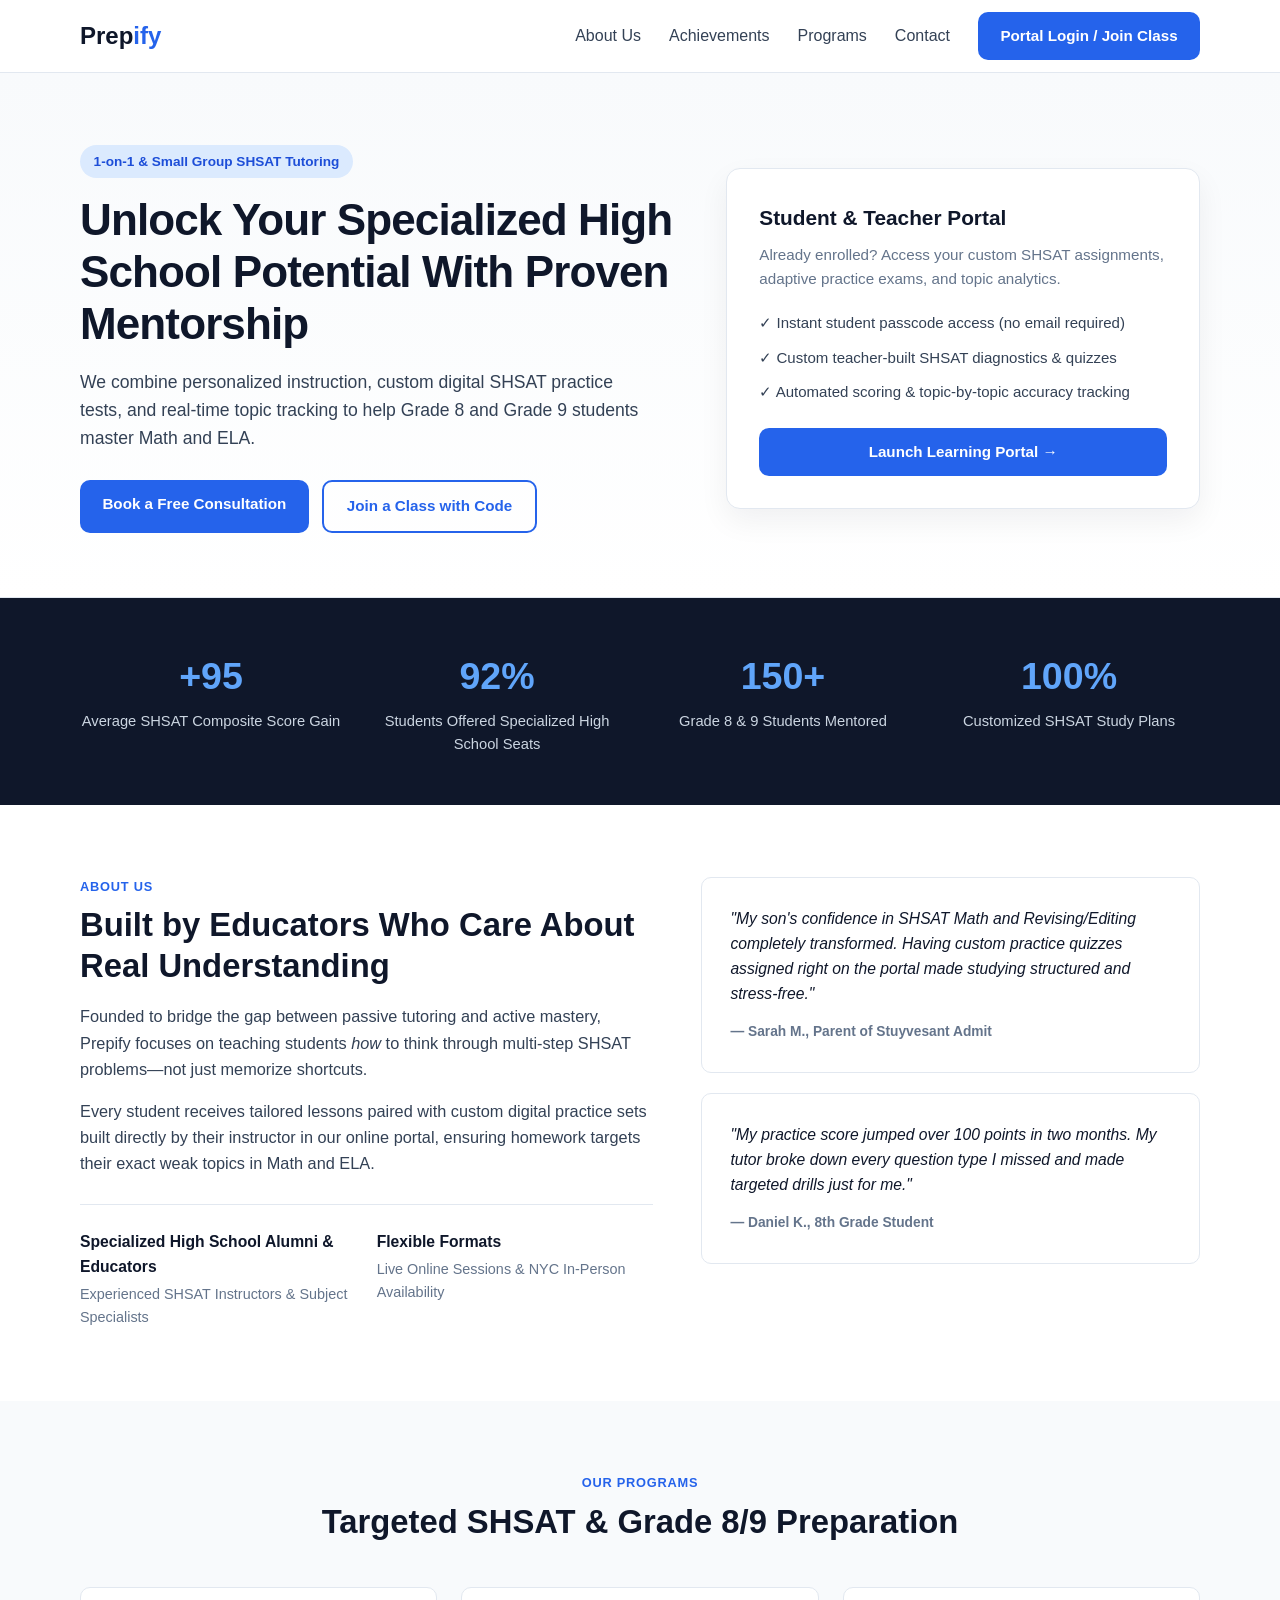
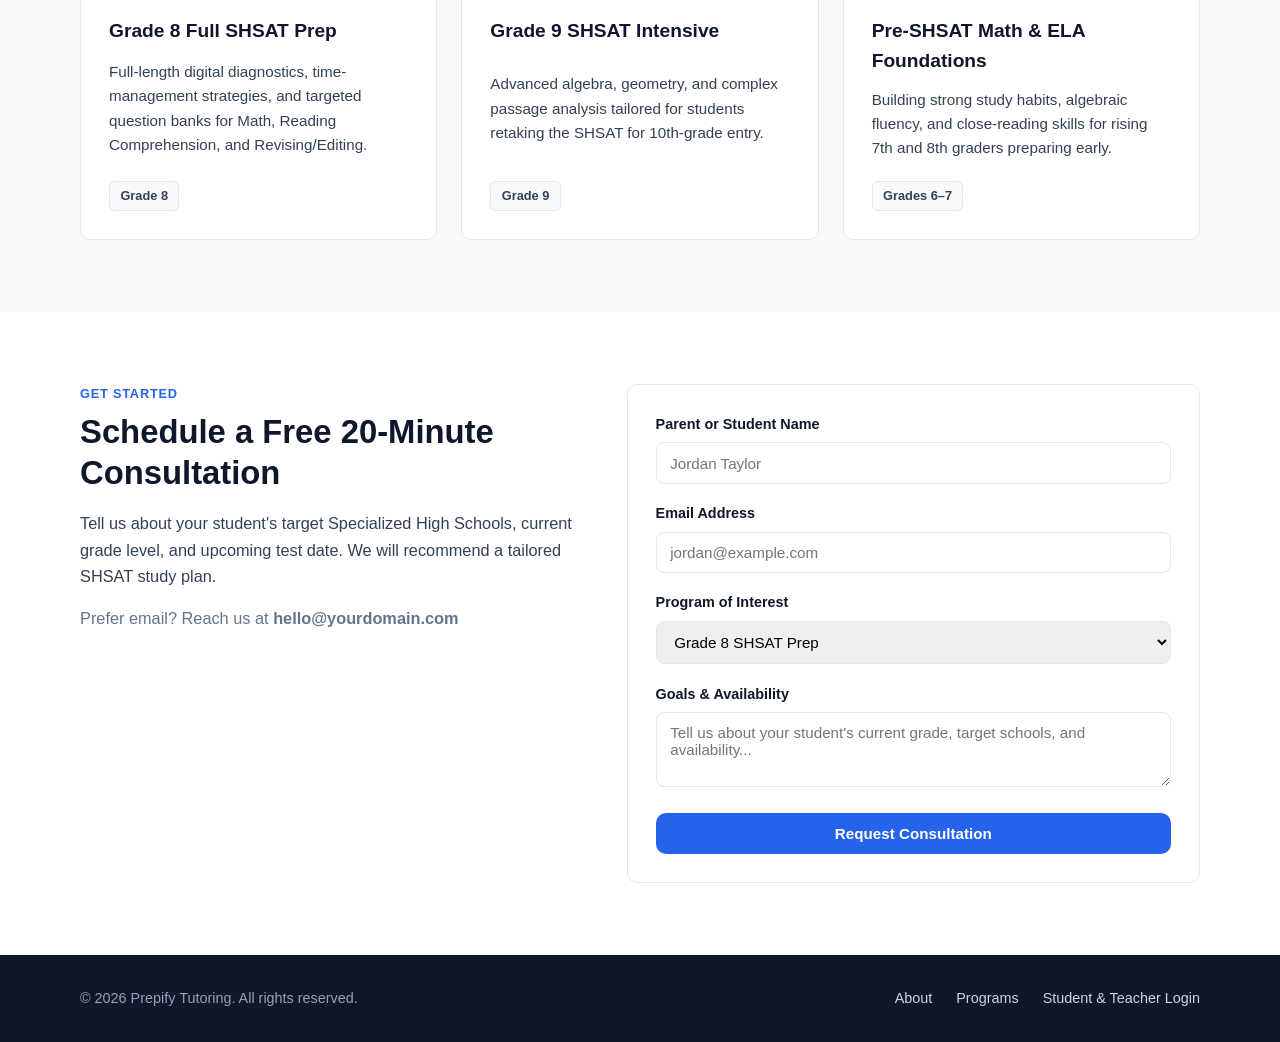
<file: index.html>
<!DOCTYPE html>
<html lang="en">
<head>
  <meta charset="UTF-8" />
  <meta name="viewport" content="width=device-width, initial-scale=1.0" />
  <title>Prepify Tutoring | Personalized SHSAT & Grade 8/9 Test Prep</title>
  <link rel="stylesheet" href="style.css" />
</head>
<body>

  <!-- Navigation Bar -->
  <header class="navbar">
    <div class="container nav-content">
      <a href="index.html" class="logo">Prep<span>ify</span></a>
      <nav class="nav-links" id="navLinks">
        <a href="#about">About Us</a>
        <a href="#achievements">Achievements</a>
        <a href="#programs">Programs</a>
        <a href="#contact">Contact</a>
        <a href="login.html" class="btn btn-primary nav-btn">Portal Login / Join Class</a>
      </nav>
      <button class="mobile-menu-btn" id="mobileMenuBtn" aria-label="Toggle Menu">☰</button>
    </div>
  </header>

  <!-- Hero Section -->
  <section class="hero">
    <div class="container hero-grid">
      <div class="hero-text">
        <span class="badge">1-on-1 & Small Group SHSAT Tutoring</span>
        <h1>Unlock Your Specialized High School Potential With Proven Mentorship</h1>
        <p>
          We combine personalized instruction, custom digital SHSAT practice tests, and real-time topic tracking to help Grade 8 and Grade 9 students master Math and ELA.
        </p>
        <div class="hero-actions">
          <a href="#contact" class="btn btn-primary">Book a Free Consultation</a>
          <a href="login.html" class="btn btn-outline">Join a Class with Code</a>
        </div>
      </div>
      <div class="hero-card">
        <h3>Student & Teacher Portal</h3>
        <p>Already enrolled? Access your custom SHSAT assignments, adaptive practice exams, and topic analytics.</p>
        <ul class="portal-perks">
          <li>✓ Instant student passcode access (no email required)</li>
          <li>✓ Custom teacher-built SHSAT diagnostics & quizzes</li>
          <li>✓ Automated scoring & topic-by-topic accuracy tracking</li>
        </ul>
        <a href="login.html" class="btn btn-primary full-width">Launch Learning Portal →</a>
      </div>
    </div>
  </section>

  <!-- Achievements Section -->
  <section id="achievements" class="achievements">
    <div class="container">
      <div class="stats-grid">
        <div class="stat-item">
          <h2>+95</h2>
          <p>Average SHSAT Composite Score Gain</p>
        </div>
        <div class="stat-item">
          <h2>92%</h2>
          <p>Students Offered Specialized High School Seats</p>
        </div>
        <div class="stat-item">
          <h2>150+</h2>
          <p>Grade 8 & 9 Students Mentored</p>
        </div>
        <div class="stat-item">
          <h2>100%</h2>
          <p>Customized SHSAT Study Plans</p>
        </div>
      </div>
    </div>
  </section>

  <!-- About Us Section -->
  <section id="about" class="section">
    <div class="container about-grid">
      <div class="about-content">
        <span class="section-tag">About Us</span>
        <h2>Built by Educators Who Care About Real Understanding</h2>
        <p>
          Founded to bridge the gap between passive tutoring and active mastery, Prepify focuses on teaching students <em>how</em> to think through multi-step SHSAT problems—not just memorize shortcuts.
        </p>
        <p>
          Every student receives tailored lessons paired with custom digital practice sets built directly by their instructor in our online portal, ensuring homework targets their exact weak topics in Math and ELA.
        </p>
        <div class="credentials-box">
          <div>
            <strong>Specialized High School Alumni & Educators</strong>
            <p>Experienced SHSAT Instructors & Subject Specialists</p>
          </div>
          <div>
            <strong>Flexible Formats</strong>
            <p>Live Online Sessions & NYC In-Person Availability</p>
          </div>
        </div>
      </div>
      <div class="testimonials-stack">
        <div class="card testimonial">
          <p>"My son's confidence in SHSAT Math and Revising/Editing completely transformed. Having custom practice quizzes assigned right on the portal made studying structured and stress-free."</p>
          <span>— Sarah M., Parent of Stuyvesant Admit</span>
        </div>
        <div class="card testimonial">
          <p>"My practice score jumped over 100 points in two months. My tutor broke down every question type I missed and made targeted drills just for me."</p>
          <span>— Daniel K., 8th Grade Student</span>
        </div>
      </div>
    </div>
  </section>

  <!-- Programs Section -->
  <section id="programs" class="section bg-light">
    <div class="container">
      <div class="section-header">
        <span class="section-tag">Our Programs</span>
        <h2>Targeted SHSAT & Grade 8/9 Preparation</h2>
      </div>
      <div class="programs-grid">
        <div class="card program-card">
          <h3>Grade 8 Full SHSAT Prep</h3>
          <p>Full-length digital diagnostics, time-management strategies, and targeted question banks for Math, Reading Comprehension, and Revising/Editing.</p>
          <span class="tag">Grade 8</span>
        </div>
        <div class="card program-card">
          <h3>Grade 9 SHSAT Intensive</h3>
          <p>Advanced algebra, geometry, and complex passage analysis tailored for students retaking the SHSAT for 10th-grade entry.</p>
          <span class="tag">Grade 9</span>
        </div>
        <div class="card program-card">
          <h3>Pre-SHSAT Math & ELA Foundations</h3>
          <p>Building strong study habits, algebraic fluency, and close-reading skills for rising 7th and 8th graders preparing early.</p>
          <span class="tag">Grades 6–7</span>
        </div>
      </div>
    </div>
  </section>

  <!-- Contact Section -->
  <section id="contact" class="section">
    <div class="container contact-wrapper">
      <div class="contact-info">
        <span class="section-tag">Get Started</span>
        <h2>Schedule a Free 20-Minute Consultation</h2>
        <p>Tell us about your student's target Specialized High Schools, current grade level, and upcoming test date. We will recommend a tailored SHSAT study plan.</p>
        <p class="email-note">Prefer email? Reach us at <strong>hello@yourdomain.com</strong></p>
      </div>
      <!-- Replace action URL with your Formspree or Web3Forms endpoint later -->
      <form class="card contact-form" action="#" method="POST">
        <div class="form-group">
          <label for="parentName">Parent or Student Name</label>
          <input type="text" id="parentName" name="name" placeholder="Jordan Taylor" required />
        </div>
        <div class="form-group">
          <label for="email">Email Address</label>
          <input type="email" id="email" name="email" placeholder="jordan@example.com" required />
        </div>
        <div class="form-group">
          <label for="subject">Program of Interest</label>
          <select id="subject" name="subject">
            <option value="Grade 8 SHSAT Prep">Grade 8 SHSAT Prep</option>
            <option value="Grade 9 SHSAT Intensive">Grade 9 SHSAT Intensive</option>
            <option value="Pre-SHSAT Foundations (Grades 6-7)">Pre-SHSAT Foundations (Grades 6–7)</option>
            <option value="SHSAT Diagnostic Assessment">SHSAT Diagnostic Assessment</option>
          </select>
        </div>
        <div class="form-group">
          <label for="message">Goals & Availability</label>
          <textarea id="message" name="message" rows="3" placeholder="Tell us about your student's current grade, target schools, and availability..."></textarea>
        </div>
        <button type="submit" class="btn btn-primary full-width">Request Consultation</button>
      </form>
    </div>
  </section>

  <!-- Footer -->
  <footer class="footer">
    <div class="container footer-content">
      <p>© 2026 Prepify Tutoring. All rights reserved.</p>
      <div class="footer-links">
        <a href="#about">About</a>
        <a href="#programs">Programs</a>
        <a href="login.html">Student & Teacher Login</a>
      </div>
    </div>
  </footer>

  <!-- Minimal JS for Mobile Menu Toggle -->
  <script>
    const mobileMenuBtn = document.getElementById('mobileMenuBtn');
    const navLinks = document.getElementById('navLinks');

    mobileMenuBtn.addEventListener('click', () => {
      navLinks.classList.toggle('active');
    });
  </script>
</body>
</html>
</file>
<file: style.css>
/* Shared Color Palette & Base Variables */
:root {
  --primary: #2563eb;
  --primary-dark: #1d4ed8;
  --dark: #0f172a;
  --text: #334155;
  --muted: #64748b;
  --bg-light: #f8fafc;
  --white: #ffffff;
  --border: #e2e8f0;
  --radius: 10px;
}

* {
  box-sizing: border-box;
  margin: 0;
  padding: 0;
}

html {
  scroll-behavior: smooth;
}

body {
  font-family: -apple-system, BlinkMacSystemFont, "Segoe UI", Roboto, sans-serif;
  color: var(--text);
  line-height: 1.6;
  background-color: var(--white);
}

.bg-light {
  background-color: var(--bg-light);
}

.container {
  width: 90%;
  max-width: 1120px;
  margin: 0 auto;
}

/* Shared Buttons */
.btn {
  display: inline-block;
  padding: 0.75rem 1.4rem;
  border-radius: var(--radius);
  font-weight: 600;
  text-decoration: none;
  cursor: pointer;
  border: none;
  font-size: 0.95rem;
  transition: background-color 0.2s, transform 0.1s;
}

.btn-primary {
  background-color: var(--primary);
  color: var(--white);
}

.btn-primary:hover {
  background-color: var(--primary-dark);
}

.btn-outline {
  border: 2px solid var(--primary);
  color: var(--primary);
  background: transparent;
}

.btn-outline:hover {
  background-color: #eff6ff;
}

.btn-sm {
  padding: 0.45rem 0.85rem;
  font-size: 0.84rem;
}

.full-width {
  width: 100%;
  text-align: center;
}

/* Shared Navbar */
.navbar {
  background: var(--white);
  border-bottom: 1px solid var(--border);
  position: sticky;
  top: 0;
  z-index: 100;
}

.nav-content {
  display: flex;
  justify-content: space-between;
  align-items: center;
  height: 72px;
}

.logo {
  font-size: 1.5rem;
  font-weight: 800;
  color: var(--dark);
  text-decoration: none;
}

.logo span {
  color: var(--primary);
}

.nav-links {
  display: flex;
  align-items: center;
  gap: 1.75rem;
}

.nav-links a:not(.btn) {
  text-decoration: none;
  color: var(--text);
  font-weight: 500;
}

.nav-links a:not(.btn):hover {
  color: var(--primary);
}

/* Shared Cards, Badges & Forms */
.card {
  background: var(--white);
  border: 1px solid var(--border);
  border-radius: var(--radius);
  padding: 1.75rem;
}

.badge {
  display: inline-block;
  background: #dbeafe;
  color: var(--primary-dark);
  padding: 0.35rem 0.85rem;
  border-radius: 999px;
  font-size: 0.85rem;
  font-weight: 600;
  margin-bottom: 1rem;
}

.section-tag {
  text-transform: uppercase;
  font-size: 0.8rem;
  font-weight: 700;
  letter-spacing: 0.06em;
  color: var(--primary);
  display: block;
  margin-bottom: 0.5rem;
}

.tag {
  display: inline-block;
  font-size: 0.8rem;
  font-weight: 600;
  background: var(--bg-light);
  border: 1px solid var(--border);
  padding: 0.25rem 0.65rem;
  border-radius: 6px;
}

.form-group {
  margin-bottom: 1.15rem;
}

.form-group label {
  display: block;
  font-weight: 600;
  font-size: 0.9rem;
  margin-bottom: 0.4rem;
  color: var(--dark);
}

.form-group input,
.form-group select,
.form-group textarea {
  width: 100%;
  padding: 0.7rem 0.85rem;
  border: 1px solid var(--border);
  border-radius: 8px;
  font-size: 0.95rem;
  font-family: inherit;
}

.form-group input:focus,
.form-group select:focus,
.form-group textarea:focus {
  outline: none;
  border-color: var(--primary);
}

.optional-label {
  font-weight: 400;
  color: var(--muted);
  font-size: 0.82rem;
}

.hidden {
  display: none;
}

/* Shared Portal Header & Lists (Used by Teacher & Student) */
.role-badge {
  font-size: 0.75rem;
  background: #dbeafe;
  color: var(--primary-dark);
  padding: 0.2rem 0.55rem;
  border-radius: 6px;
  vertical-align: middle;
  margin-left: 0.35rem;
}

.user-greeting {
  font-size: 0.92rem;
  font-weight: 500;
  color: var(--muted);
}

.dashboard-container {
  padding: 2.5rem 0 4rem;
}

.dashboard-header {
  display: flex;
  justify-content: space-between;
  align-items: center;
  flex-wrap: wrap;
  gap: 1.5rem;
  margin-bottom: 2rem;
}

.dashboard-header h1 {
  font-size: 1.9rem;
  color: var(--dark);
}

.dashboard-stats {
  display: flex;
  gap: 1rem;
}

.mini-stat {
  background: var(--white);
  border: 1px solid var(--border);
  border-radius: var(--radius);
  padding: 0.75rem 1.25rem;
  text-align: center;
  min-width: 110px;
}

.mini-stat strong {
  display: block;
  font-size: 1.4rem;
  color: var(--primary);
}

.mini-stat span {
  font-size: 0.8rem;
  color: var(--muted);
}

.studio-grid {
  display: grid;
  grid-template-columns: 1fr 1.2fr;
  gap: 1.75rem;
  align-items: start;
}

.card-subtitle {
  font-size: 0.9rem;
  color: var(--muted);
  margin-bottom: 1.25rem;
}

.stack-list {
  display: flex;
  flex-direction: column;
  gap: 0.85rem;
}

.list-item-card {
  display: flex;
  justify-content: space-between;
  align-items: center;
  gap: 1rem;
  padding: 0.9rem 1rem;
  border: 1px solid var(--border);
  border-radius: 8px;
  background: var(--bg-light);
}

.item-meta {
  font-size: 0.84rem;
  color: var(--muted);
  margin-top: 0.15rem;
}

.code-pill {
  font-family: monospace;
  font-weight: 700;
  font-size: 0.88rem;
  background: #eff6ff;
  color: var(--primary-dark);
  border: 1px solid #bfdbfe;
  padding: 0.35rem 0.65rem;
  border-radius: 6px;
  white-space: nowrap;
}

.empty-state {
  font-size: 0.9rem;
  color: var(--muted);
  text-align: center;
  padding: 1.5rem 0;
}

@media (max-width: 850px) {
  .studio-grid {
    grid-template-columns: 1fr;
  }
}

/* =========================================================
   LANDING PAGE (index.html) STYLES
========================================================= */
.mobile-menu-btn {
  display: none;
  background: transparent;
  border: 1px solid var(--border);
  border-radius: 8px;
  padding: 0.4rem 0.65rem;
  font-size: 1.25rem;
  color: var(--dark);
  cursor: pointer;
}

/* Hero Section */
.hero {
  padding: 4.5rem 0 4rem;
  background: linear-gradient(180deg, #f8fafc 0%, #ffffff 100%);
  border-bottom: 1px solid var(--border);
}

.hero-grid {
  display: grid;
  grid-template-columns: 1.2fr 0.95fr;
  gap: 3rem;
  align-items: center;
}

.hero-text h1 {
  font-size: 2.75rem;
  line-height: 1.18;
  color: var(--dark);
  margin-bottom: 1.15rem;
  letter-spacing: -0.02em;
}

.hero-text p {
  font-size: 1.1rem;
  color: var(--text);
  margin-bottom: 1.75rem;
  max-width: 560px;
}

.hero-actions {
  display: flex;
  flex-wrap: wrap;
  gap: 0.85rem;
}

.hero-card {
  background: var(--white);
  border: 1px solid var(--border);
  border-radius: 14px;
  padding: 2rem;
  box-shadow: 0 12px 30px rgba(15, 23, 42, 0.06);
}

.hero-card h3 {
  font-size: 1.3rem;
  color: var(--dark);
  margin-bottom: 0.5rem;
}

.hero-card > p {
  font-size: 0.95rem;
  color: var(--muted);
  margin-bottom: 1.25rem;
}

.portal-perks {
  list-style: none;
  display: flex;
  flex-direction: column;
  gap: 0.65rem;
  margin-bottom: 1.5rem;
}

.portal-perks li {
  font-size: 0.94rem;
  color: var(--text);
  font-weight: 500;
}

/* Achievements / Stats Bar */
.achievements {
  background-color: var(--dark);
  color: var(--white);
  padding: 3rem 0;
}

.stats-grid {
  display: grid;
  grid-template-columns: repeat(4, 1fr);
  gap: 1.5rem;
  text-align: center;
}

.stat-item h2 {
  font-size: 2.35rem;
  font-weight: 800;
  color: #60a5fa;
  margin-bottom: 0.25rem;
}

.stat-item p {
  font-size: 0.92rem;
  color: #cbd5e1;
}

/* General Landing Sections */
.section {
  padding: 4.5rem 0;
}

.section-header {
  text-align: center;
  max-width: 640px;
  margin: 0 auto 2.75rem;
}

.section-header h2,
.about-content h2,
.contact-info h2 {
  font-size: 2.05rem;
  line-height: 1.25;
  color: var(--dark);
  margin-bottom: 1rem;
}

/* About Us & Testimonials */
.about-grid {
  display: grid;
  grid-template-columns: 1.15fr 1fr;
  gap: 3rem;
  align-items: start;
}

.about-content p {
  margin-bottom: 1rem;
  font-size: 1.02rem;
}

.credentials-box {
  display: grid;
  grid-template-columns: 1fr 1fr;
  gap: 1.25rem;
  margin-top: 1.75rem;
  padding-top: 1.5rem;
  border-top: 1px solid var(--border);
}

.credentials-box strong {
  display: block;
  color: var(--dark);
  font-size: 0.98rem;
  margin-bottom: 0.25rem;
}

.credentials-box p {
  font-size: 0.9rem;
  color: var(--muted);
  margin-bottom: 0;
}

.testimonials-stack {
  display: flex;
  flex-direction: column;
  gap: 1.25rem;
}

.testimonial p {
  font-style: italic;
  color: var(--dark);
  margin-bottom: 0.75rem;
  font-size: 0.98rem;
}

.testimonial span {
  font-size: 0.86rem;
  font-weight: 600;
  color: var(--muted);
}

/* Programs Grid */
.programs-grid {
  display: grid;
  grid-template-columns: repeat(3, 1fr);
  gap: 1.5rem;
}

.program-card {
  display: flex;
  flex-direction: column;
  justify-content: space-between;
  align-items: flex-start;
  transition: transform 0.15s ease, box-shadow 0.15s ease;
}

.program-card:hover {
  transform: translateY(-3px);
  box-shadow: 0 10px 24px rgba(15, 23, 42, 0.06);
}

.program-card h3 {
  font-size: 1.2rem;
  color: var(--dark);
  margin-bottom: 0.65rem;
}

.program-card p {
  font-size: 0.95rem;
  color: var(--text);
  margin-bottom: 1.25rem;
}

/* Contact Section */
.contact-wrapper {
  display: grid;
  grid-template-columns: 1fr 1.15fr;
  gap: 3rem;
  align-items: start;
}

.contact-info p {
  font-size: 1.02rem;
  margin-bottom: 1rem;
}

.email-note {
  color: var(--muted);
  font-size: 0.95rem;
}

/* Footer */
.footer {
  background-color: var(--dark);
  color: #94a3b8;
  padding: 2rem 0;
  font-size: 0.9rem;
}

.footer-content {
  display: flex;
  justify-content: space-between;
  align-items: center;
  flex-wrap: wrap;
  gap: 1rem;
}

.footer-links {
  display: flex;
  gap: 1.5rem;
}

.footer-links a {
  color: #cbd5e1;
  text-decoration: none;
}

.footer-links a:hover {
  color: var(--white);
}

/* Responsive Breakpoints for index.html */
@media (max-width: 900px) {
  .hero-grid,
  .about-grid,
  .contact-wrapper {
    grid-template-columns: 1fr;
    gap: 2rem;
  }

  .programs-grid {
    grid-template-columns: 1fr;
  }

  .stats-grid {
    grid-template-columns: repeat(2, 1fr);
  }

  .hero-text h1 {
    font-size: 2.15rem;
  }
}

@media (max-width: 768px) {
  .mobile-menu-btn {
    display: inline-block;
  }

  .nav-links {
    display: none;
    position: absolute;
    top: 72px;
    left: 0;
    right: 0;
    background: var(--white);
    border-bottom: 1px solid var(--border);
    flex-direction: column;
    align-items: stretch;
    padding: 1rem 5%;
    gap: 0.85rem;
  }

  .nav-links.active {
    display: flex;
  }

  .credentials-box {
    grid-template-columns: 1fr;
  }
}

/* =========================================================
   LOGIN PAGE (login.html) STYLES
========================================================= */
.auth-wrapper {
  min-height: calc(100vh - 73px);
  display: flex;
  align-items: center;
  justify-content: center;
  padding: 2.5rem 1rem;
}

.auth-card {
  width: 100%;
  max-width: 440px;
  padding: 2.25rem;
  box-shadow: 0 12px 30px rgba(15, 23, 42, 0.06);
}

.auth-header {
  text-align: center;
  margin-bottom: 1.5rem;
}

.auth-header h2 {
  font-size: 1.65rem;
  color: var(--dark);
  margin-bottom: 0.35rem;
}

.auth-header p {
  font-size: 0.93rem;
  color: var(--muted);
}

.role-tabs {
  display: grid;
  grid-template-columns: 1fr 1fr;
  gap: 0.4rem;
  background-color: var(--bg-light);
  border: 1px solid var(--border);
  border-radius: var(--radius);
  padding: 0.3rem;
  margin-bottom: 1.5rem;
}

.tab-btn {
  padding: 0.6rem 0.85rem;
  border: none;
  border-radius: 7px;
  background: transparent;
  color: var(--muted);
  font-family: inherit;
  font-size: 0.92rem;
  font-weight: 600;
  cursor: pointer;
  transition: background-color 0.15s ease, color 0.15s ease, box-shadow 0.15s ease;
}

.tab-btn:hover:not(.active) {
  color: var(--dark);
}

.tab-btn.active {
  background-color: var(--primary);
  color: var(--white);
  box-shadow: 0 2px 6px rgba(37, 99, 235, 0.25);
}

.auth-alert {
  background-color: #fef2f2;
  border: 1px solid #fecaca;
  color: #b91c1c;
  padding: 0.75rem 0.9rem;
  border-radius: 8px;
  font-size: 0.88rem;
  font-weight: 500;
  margin-bottom: 1.15rem;
}

.auth-help {
  margin-top: 1.1rem;
  font-size: 0.84rem;
  color: var(--muted);
  text-align: center;
  line-height: 1.5;
}
</file>
